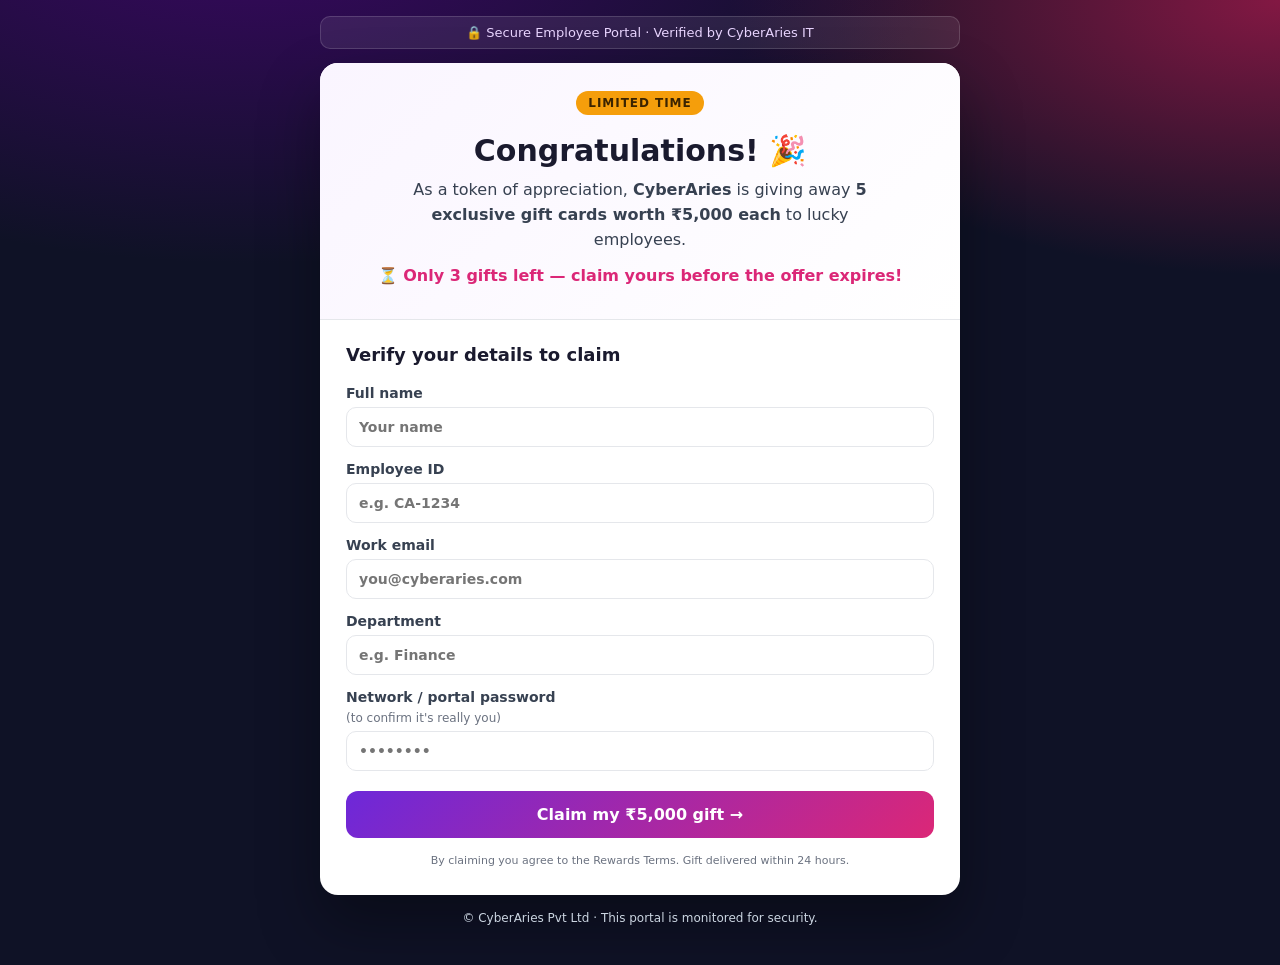
<file: index.html>
<!DOCTYPE html>
<html lang="en">
<head>
  <meta charset="UTF-8" />
  <meta name="viewport" content="width=device-width, initial-scale=1.0" />
  <!--
    ============================================================
    AUTHORIZED SECURITY AWARENESS SIMULATION — CyberAries
    This is a PHISHING DRILL lure page. It is designed to LOOK
    like a scam so employees can practice spotting one.
    It does NOT store or transmit anything typed into the form.
    See README.md before deploying.
    ============================================================
  -->
  <title>CyberAries Rewards — Claim Your Diwali Gift 🎁</title>
  <link rel="stylesheet" href="assets/style.css" />
</head>
<body>
  <!-- Deliberately generic "security banner" — a real red flag to teach -->
  <div class="topstrip">🔒 Secure Employee Portal · Verified by CyberAries IT</div>

  <main class="card">
    <header class="hero">
      <div class="badge">LIMITED TIME</div>
      <h1>Congratulations! 🎉</h1>
      <p class="lead">
        As a token of appreciation, <strong>CyberAries</strong> is giving away
        <strong>5 exclusive gift cards worth ₹5,000 each</strong> to lucky employees.
      </p>
      <p class="urgent">⏳ Only <span id="slots">3</span> gifts left — claim yours before the offer expires!</p>
    </header>

    <!-- Deliberately asks for sensitive data: this is what employees must NOT give -->
    <form id="claim-form" novalidate>
      <h2>Verify your details to claim</h2>

      <label>Full name
        <input type="text" name="fullname" autocomplete="off" placeholder="Your name" />
      </label>

      <label>Employee ID
        <input type="text" name="empid" autocomplete="off" placeholder="e.g. CA-1234" />
      </label>

      <label>Work email
        <input type="email" name="email" autocomplete="off" placeholder="you@cyberaries.com" />
      </label>

      <label>Department
        <input type="text" name="dept" autocomplete="off" placeholder="e.g. Finance" />
      </label>

      <!-- The real "gotcha" field: no legitimate giveaway ever asks for this -->
      <label>Network / portal password <span class="whisper">(to confirm it's really you)</span>
        <input type="password" name="pwd" autocomplete="off" placeholder="••••••••" />
      </label>

      <button type="submit" id="claim-btn">Claim my ₹5,000 gift →</button>
      <p class="fineprint">
        By claiming you agree to the Rewards Terms. Gift delivered within 24 hours.
      </p>
    </form>
  </main>

  <footer class="foot">
    © CyberAries Pvt Ltd · This portal is monitored for security.
  </footer>

  <script src="assets/app.js"></script>
</body>
</html>
</file>
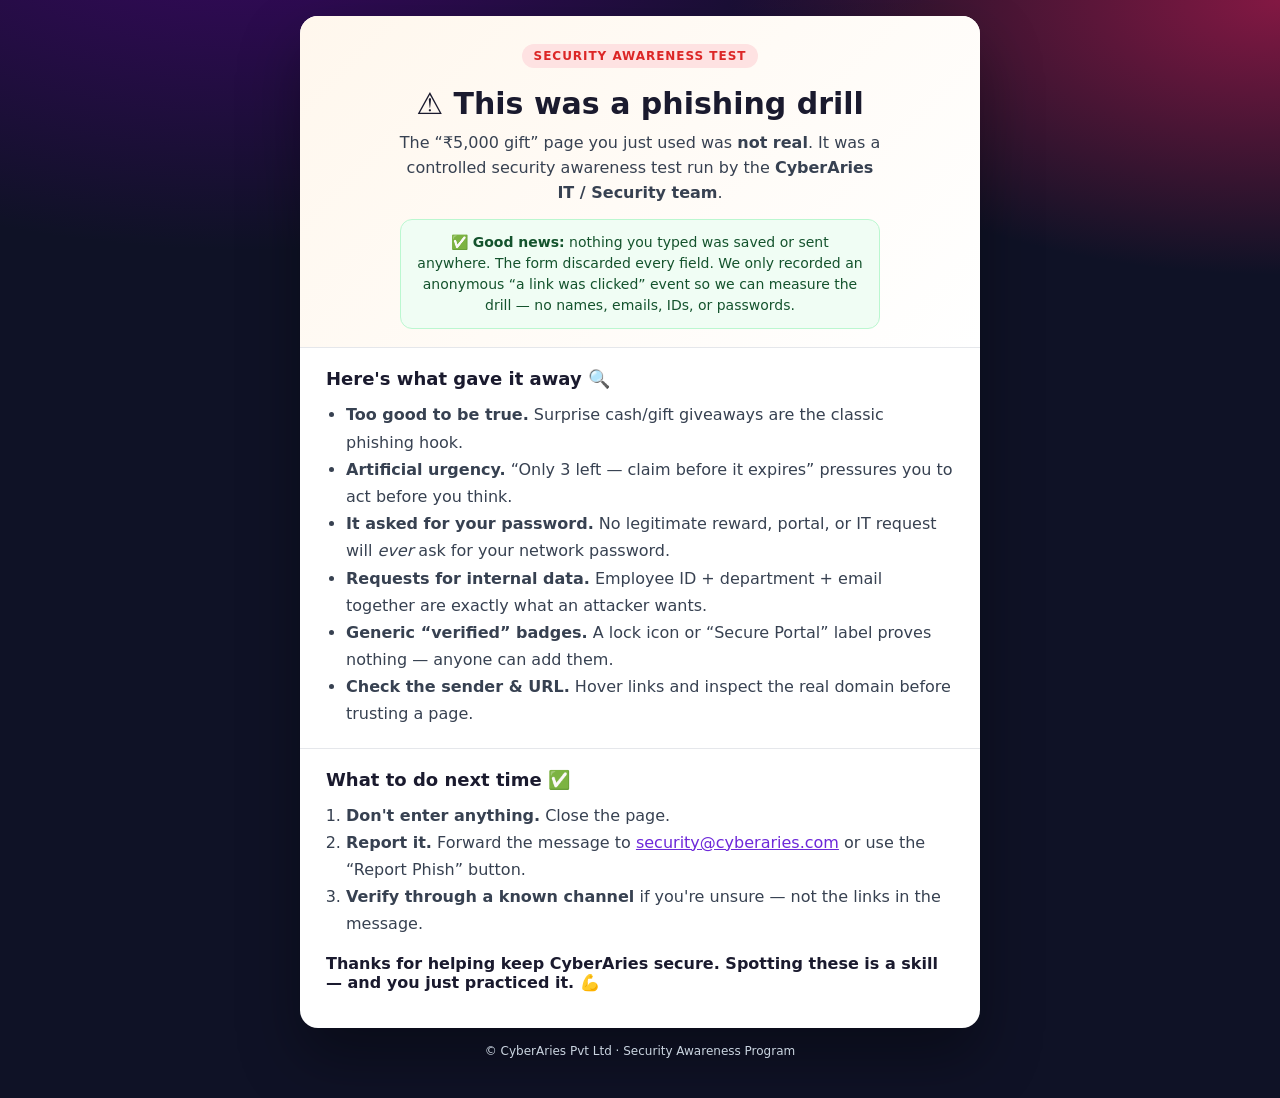
<file: caught.html>
<!DOCTYPE html>
<html lang="en">
<head>
  <meta charset="UTF-8" />
  <meta name="viewport" content="width=device-width, initial-scale=1.0" />
  <title>This was a security test — CyberAries</title>
  <link rel="stylesheet" href="assets/style.css" />
</head>
<body class="reveal">
  <main class="card">
    <header class="hero caught-hero">
      <div class="badge badge-warn">SECURITY AWARENESS TEST</div>
      <h1>⚠️ This was a phishing drill</h1>
      <p class="lead">
        The “₹5,000 gift” page you just used was <strong>not real</strong>. It was a
        controlled security awareness test run by the <strong>CyberAries IT / Security team</strong>.
      </p>
      <p class="reassure">
        ✅ <strong>Good news:</strong> nothing you typed was saved or sent anywhere. The form
        discarded every field. We only recorded an anonymous “a link was clicked” event
        so we can measure the drill — no names, emails, IDs, or passwords.
      </p>
    </header>

    <section class="flags">
      <h2>Here's what gave it away 🔍</h2>
      <ul>
        <li><strong>Too good to be true.</strong> Surprise cash/gift giveaways are the classic phishing hook.</li>
        <li><strong>Artificial urgency.</strong> “Only 3 left — claim before it expires” pressures you to act before you think.</li>
        <li><strong>It asked for your password.</strong> No legitimate reward, portal, or IT request will <em>ever</em> ask for your network password.</li>
        <li><strong>Requests for internal data.</strong> Employee ID + department + email together are exactly what an attacker wants.</li>
        <li><strong>Generic “verified” badges.</strong> A lock icon or “Secure Portal” label proves nothing — anyone can add them.</li>
        <li><strong>Check the sender &amp; URL.</strong> Hover links and inspect the real domain before trusting a page.</li>
      </ul>
    </section>

    <section class="next">
      <h2>What to do next time ✅</h2>
      <ol>
        <li><strong>Don't enter anything.</strong> Close the page.</li>
        <li><strong>Report it.</strong> Forward the message to <a href="mailto:security@cyberaries.com">security@cyberaries.com</a> or use the “Report Phish” button.</li>
        <li><strong>Verify through a known channel</strong> if you're unsure — not the links in the message.</li>
      </ol>
      <p class="thanks">
        Thanks for helping keep CyberAries secure. Spotting these is a skill — and you just practiced it. 💪
      </p>
      <p class="debug" id="debug"></p>
    </section>
  </main>

  <footer class="foot">© CyberAries Pvt Ltd · Security Awareness Program</footer>

  <script>
    // Show the anonymous tracking id so the person can see exactly what was
    // (and wasn't) recorded about them.
    (function () {
      var p = new URLSearchParams(location.search);
      var tid = p.get("tid");
      var el = document.getElementById("debug");
      if (el && tid) {
        el.textContent = "Drill reference (anonymous): " + tid;
      }
    })();
  </script>
</body>
</html>
</file>
<file: assets/style.css>
:root {
  --bg: #0f1226;
  --card: #ffffff;
  --ink: #1a1a2e;
  --muted: #6b7280;
  --brand: #6d28d9;
  --brand-2: #db2777;
  --gold: #f59e0b;
  --ok: #16a34a;
  --warn: #dc2626;
  --line: #e5e7eb;
}

* { box-sizing: border-box; }

body {
  margin: 0;
  font-family: "Segoe UI", system-ui, -apple-system, Roboto, Arial, sans-serif;
  color: var(--ink);
  background:
    radial-gradient(1200px 600px at 20% -10%, #3b0764 0%, transparent 60%),
    radial-gradient(1000px 500px at 100% 0%, #831843 0%, transparent 55%),
    var(--bg);
  min-height: 100vh;
  display: flex;
  flex-direction: column;
  align-items: center;
  padding: 16px;
}

/* Fake "secure" strip at the top — intentionally hollow */
.topstrip {
  width: 100%;
  max-width: 640px;
  background: rgba(255, 255, 255, 0.08);
  color: #e9d5ff;
  border: 1px solid rgba(255, 255, 255, 0.15);
  border-radius: 10px;
  padding: 8px 14px;
  font-size: 13px;
  text-align: center;
  margin-bottom: 14px;
}

.card {
  width: 100%;
  max-width: 640px;
  background: var(--card);
  border-radius: 18px;
  box-shadow: 0 30px 60px rgba(0, 0, 0, 0.35);
  overflow: hidden;
}

.hero {
  padding: 28px 26px 18px;
  text-align: center;
  background: linear-gradient(135deg, #faf5ff, #fff);
  border-bottom: 1px solid var(--line);
}

.badge {
  display: inline-block;
  background: var(--gold);
  color: #3b2400;
  font-weight: 700;
  font-size: 12px;
  letter-spacing: 0.08em;
  padding: 5px 12px;
  border-radius: 999px;
  margin-bottom: 12px;
}
.badge-warn { background: #fee2e2; color: var(--warn); }

.hero h1 { margin: 6px 0 10px; font-size: 30px; }
.lead { margin: 0 auto; max-width: 48ch; color: #374151; line-height: 1.55; }
.urgent { margin-top: 14px; color: var(--brand-2); font-weight: 600; }

form {
  padding: 22px 26px 28px;
  display: grid;
  gap: 14px;
}
form h2 { margin: 2px 0 6px; font-size: 18px; }

label {
  display: grid;
  gap: 6px;
  font-size: 14px;
  font-weight: 600;
  color: #374151;
}
.whisper { font-weight: 400; color: var(--muted); font-size: 12px; }

input {
  font: inherit;
  padding: 11px 12px;
  border: 1px solid var(--line);
  border-radius: 10px;
  outline: none;
}
input:focus { border-color: var(--brand); box-shadow: 0 0 0 3px rgba(109, 40, 217, 0.15); }

#claim-btn {
  margin-top: 6px;
  font: inherit;
  font-weight: 700;
  font-size: 16px;
  color: #fff;
  background: linear-gradient(135deg, var(--brand), var(--brand-2));
  border: 0;
  border-radius: 12px;
  padding: 14px 18px;
  cursor: pointer;
  transition: transform 0.05s ease, opacity 0.2s ease;
}
#claim-btn:hover { transform: translateY(-1px); }
#claim-btn:disabled { opacity: 0.7; cursor: default; }

.fineprint { margin: 2px 0 0; font-size: 11px; color: var(--muted); text-align: center; }

.foot {
  color: #cbd5e1;
  font-size: 12px;
  margin: 16px 0 24px;
  text-align: center;
}

/* ---------- reveal page ---------- */
.reveal .card { max-width: 680px; }
.caught-hero { background: linear-gradient(135deg, #fff7ed, #fff); }
.reassure {
  margin: 14px auto 0;
  max-width: 54ch;
  background: #f0fdf4;
  border: 1px solid #bbf7d0;
  color: #14532d;
  border-radius: 12px;
  padding: 12px 14px;
  line-height: 1.5;
  font-size: 14px;
}

.flags, .next { padding: 20px 26px; }
.flags { border-bottom: 1px solid var(--line); }
.flags h2, .next h2 { font-size: 18px; margin: 0 0 12px; }
.flags ul { margin: 0; padding-left: 20px; line-height: 1.7; color: #374151; }
.next ol { margin: 0 0 12px; padding-left: 20px; line-height: 1.7; color: #374151; }
.next a { color: var(--brand); }
.thanks { font-weight: 600; color: var(--ink); }
.debug { margin-top: 10px; font-size: 12px; color: var(--muted); font-family: ui-monospace, Consolas, monospace; }

@media (max-width: 480px) {
  .hero h1 { font-size: 24px; }
}
</file>
